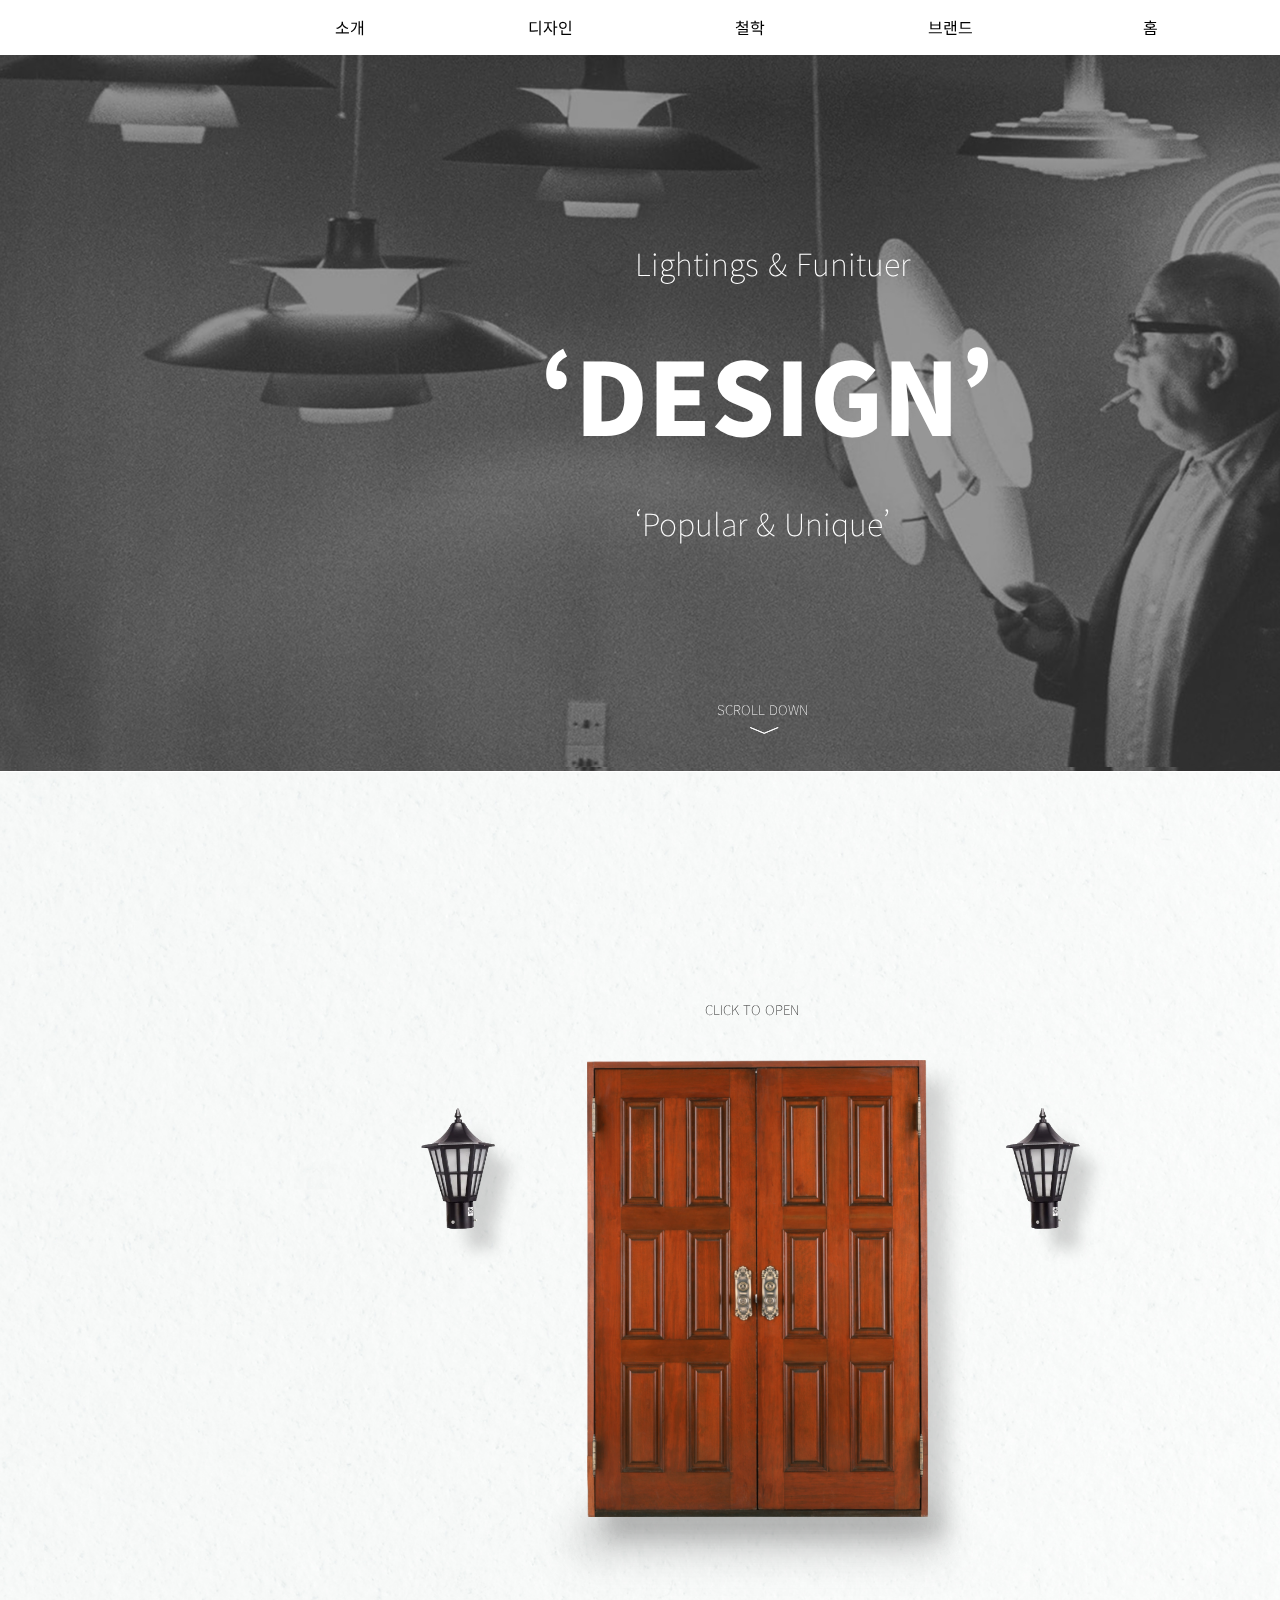
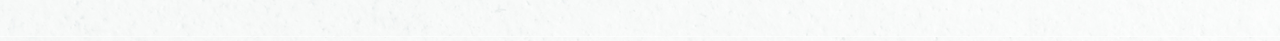
<file: design1.html>
<!DOCTYPE html>
<html lang="ko">
<head>
    <meta charset="UTF-8">
    <meta name="viewport" content="width=device-width, initial-scale=1.0">
    <link rel="preconnect" href="https://fonts.googleapis.com">
<link href="https://fonts.googleapis.com/css2?family=Noto+Sans+KR:wght@100;200;300;400;500;600;700;800;900&display=swap" rel="stylesheet">
<link href="https://unpkg.com/aos@2.3.1/dist/aos.css" rel="stylesheet">
<link rel="icon" href="img/POP.png" type="image/x-icon">
    <title>design</title>
    <link rel="stylesheet" href="design1.css">
</head>
</style>
<nav>
     
    <ul>
        <li><a href="intro.html">소개</a></li>
        <li><a href="design1.html">디자인</a></li>
        <li><a href="PHIOLOSOPHY1.html">철학</a></li>
        <li><a href="brand.html">브랜드</a></li>
        <li><a href="index.html">홈</a></li>
    </ul>
      
    
</nav>
<body>

<div class=""></div>
<div class="design_main"><img src="img/design_main.png"></div>
<div class="design_scroll"><img src="img/intro_scroll.png" alt=""></div>
<div class="design_under"><img src="img/design_under_pic.png" alt=""></div>
<a href="design2.html"><div class="door_closed"><img src="img/door_closed.png" alt=""></div></a>
<div class="door_lamp1"><img src="img/door_lamp1.png" alt=""></div>
<div class="menu_top_bar"><img src="img/menu_bar_top.png" alt=""></div>
<div class="menu_top_bar2"><img src="img/menu_bar_top.png" alt=""></div>



<div class="text1" data-aos="fade-down"data-aos-duration="300">Lightings & Funituer</div>
<div class="text2" data-aos="zoom-in"data-aos-duration="3000">‘DESIGN’</div> 
<div class="text3" data-aos="fade-up"data-aos-duration="300">‘Popular & Unique’</div>  
<div class="text4">SCROLL DOWN</div>   
<div class="text5">CLICK TO OPEN</div> 
<div class="menu_top_bar"><img src="img/menu_bar_top.png" alt=""></div>
      <div class="menu_top_bar2"><img src="img/menu_bar_top.png" alt=""></div>
</body>
<script src="https://unpkg.com/aos@2.3.1/dist/aos.js"></script>
<script>
    AOS.init();
  </script>
</html>
</file>
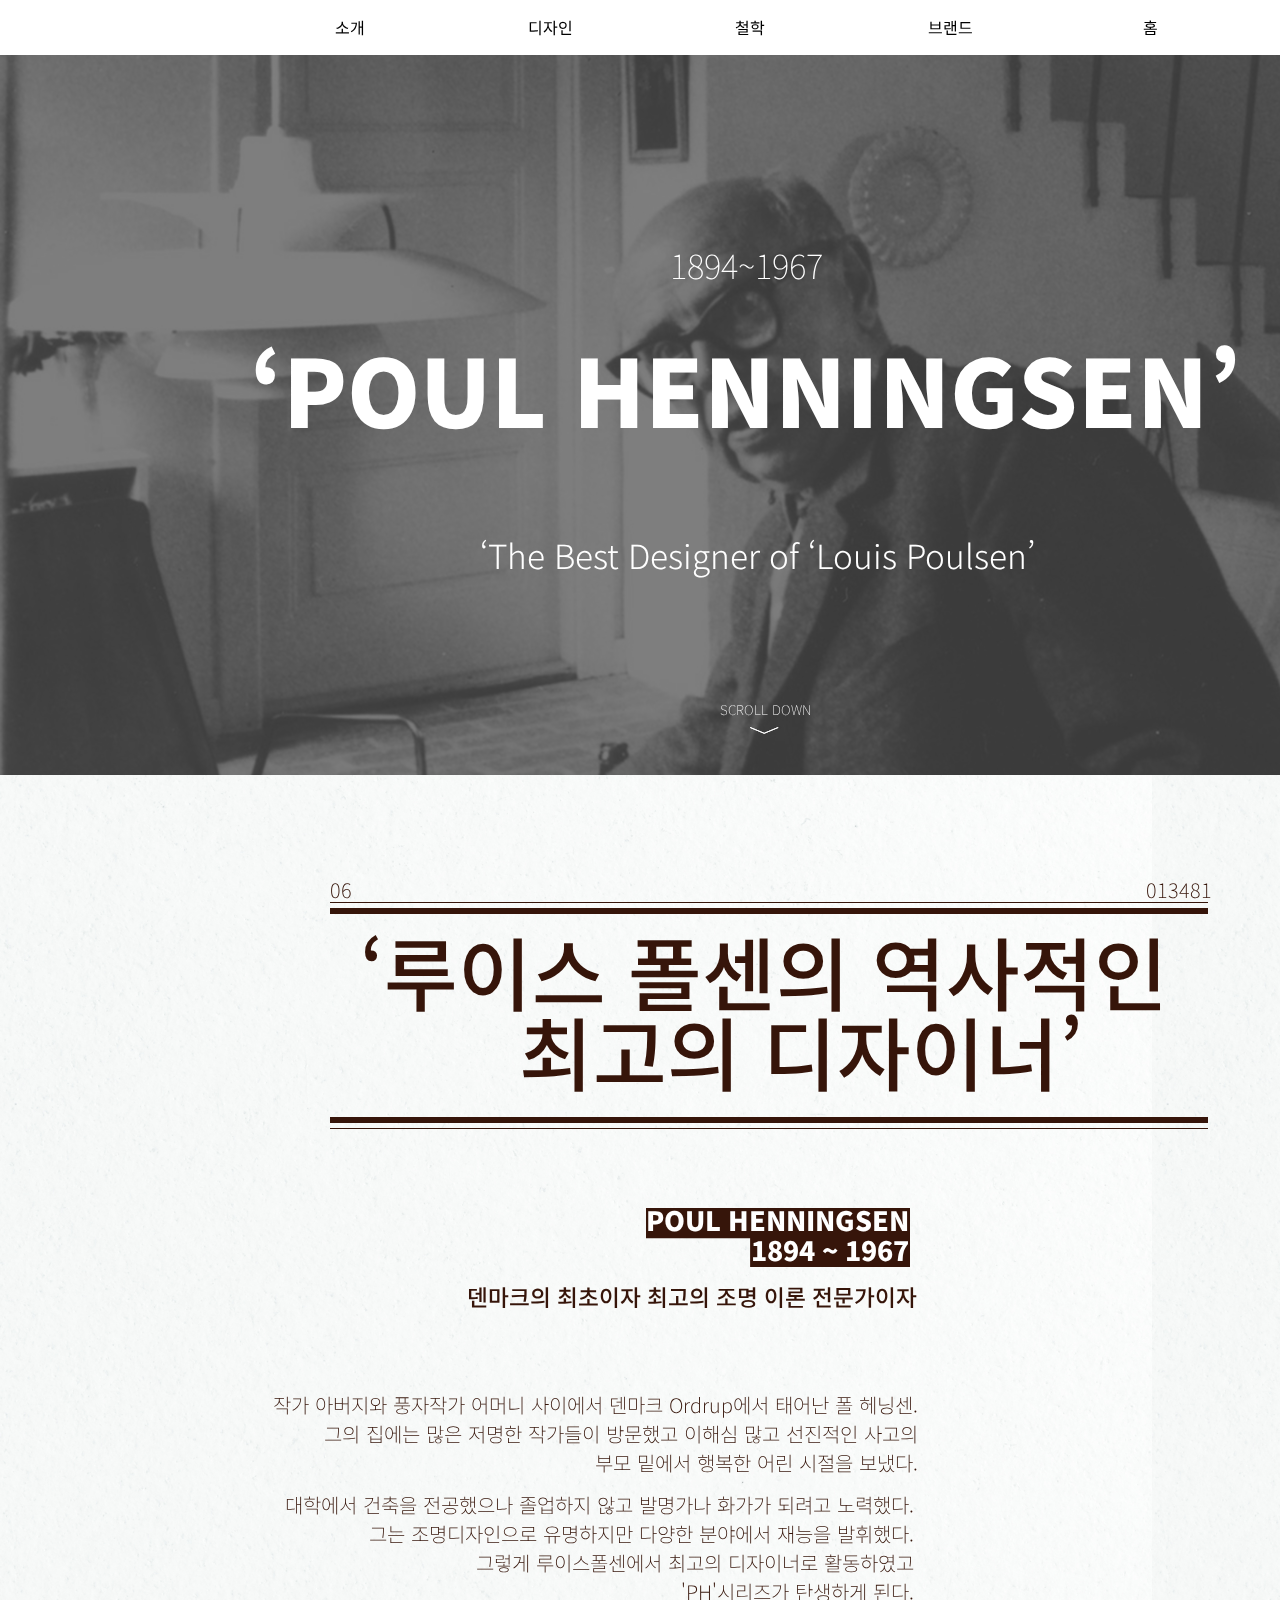
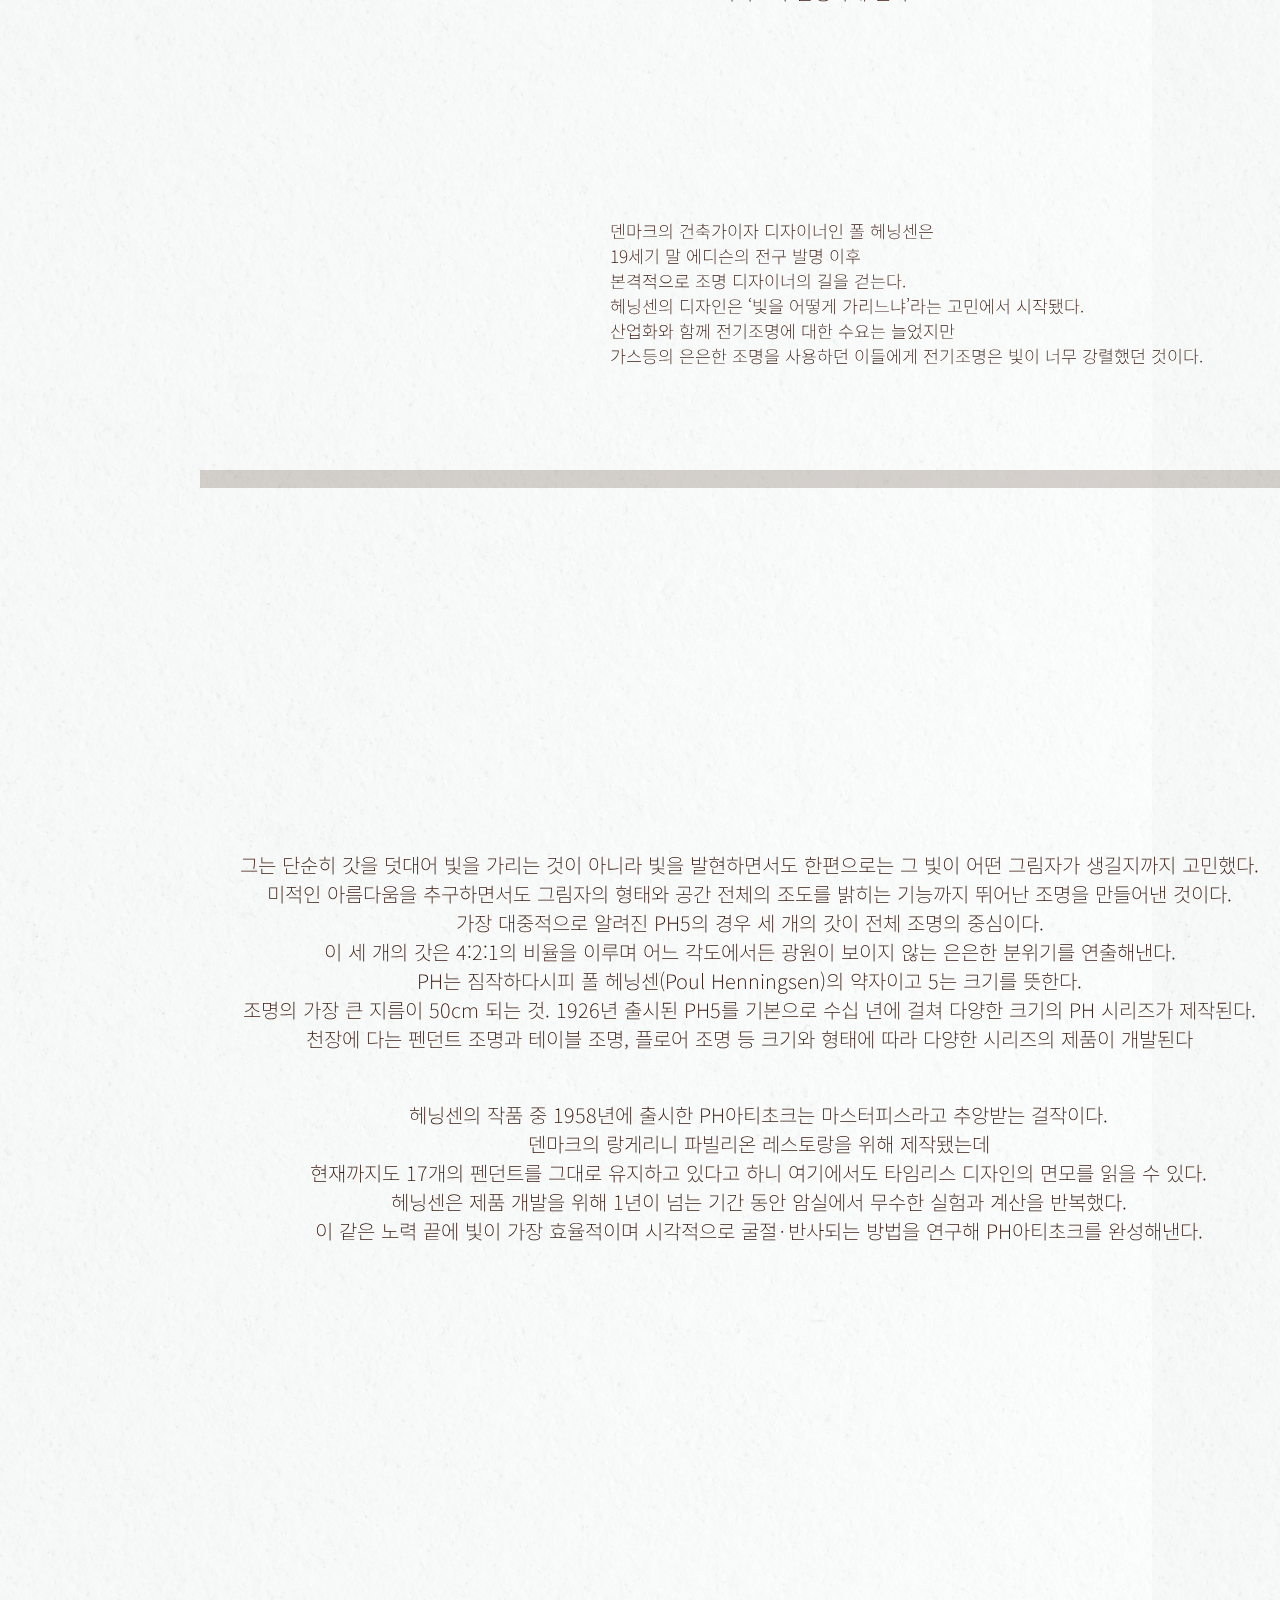
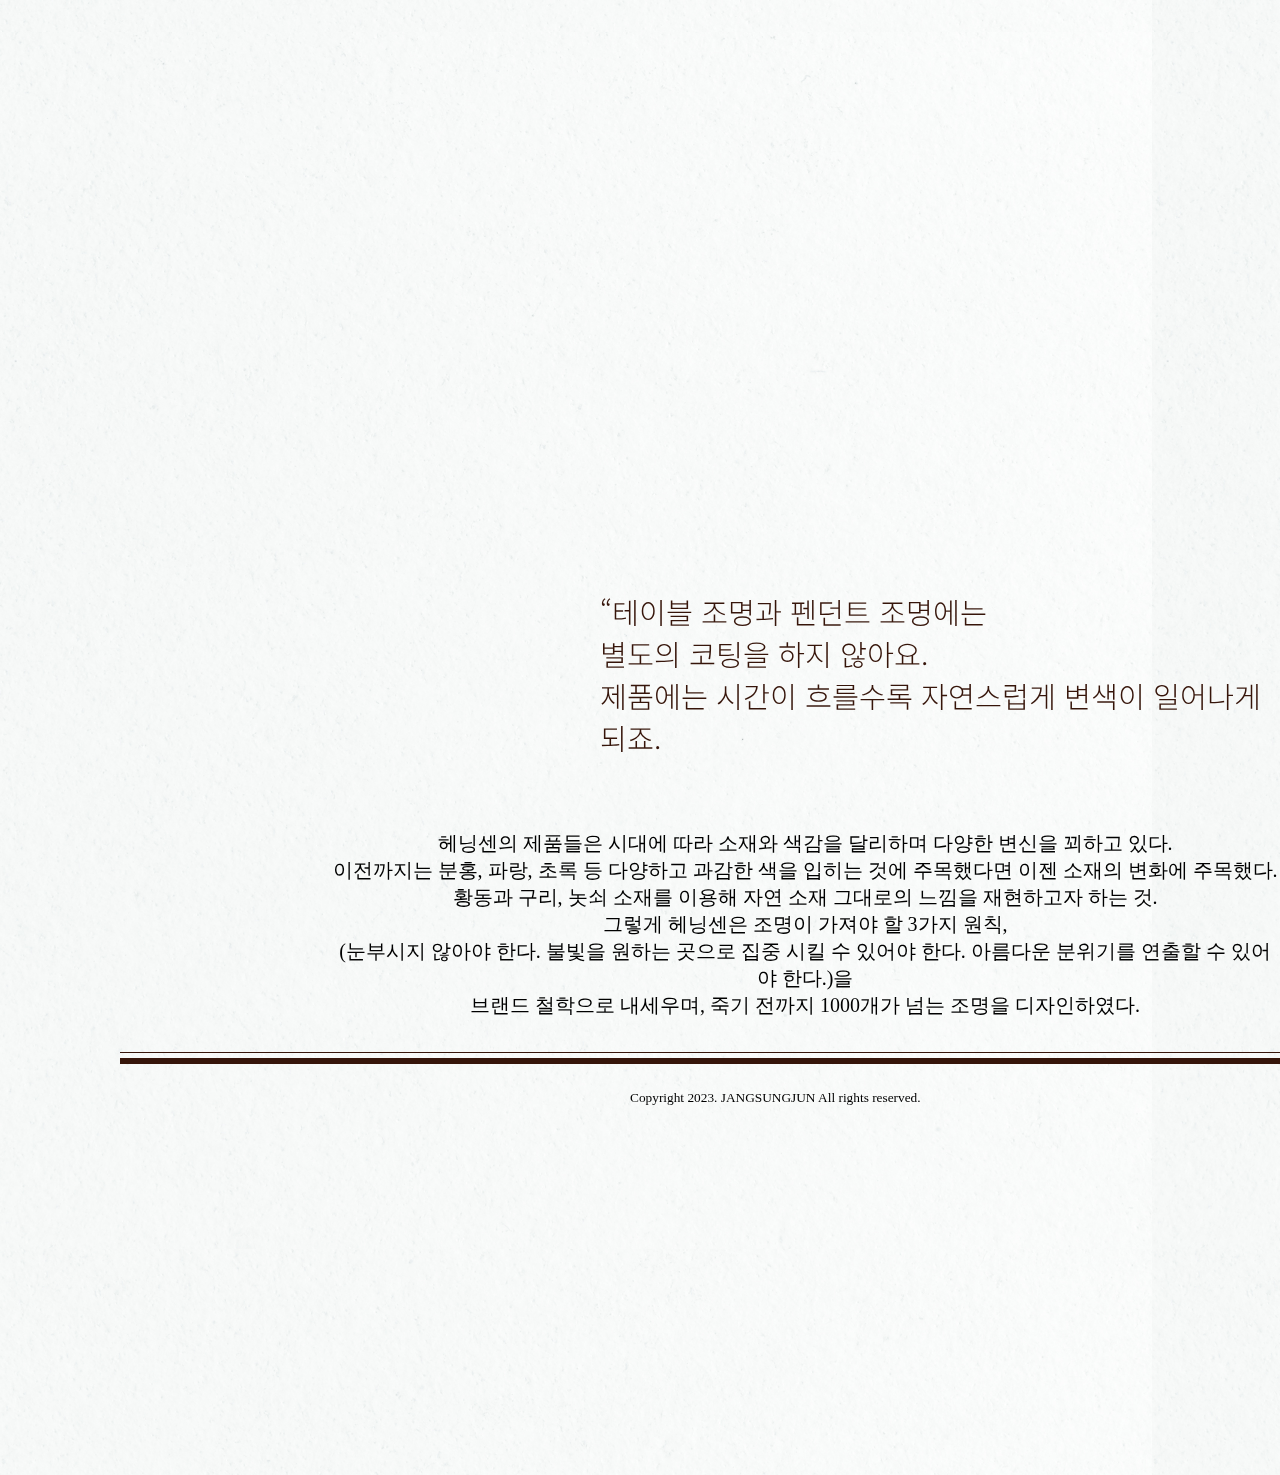
<file: intro.html>
<!DOCTYPE html>
<html lang="ko">
<head>
    <meta charset="UTF-8">
    <meta name="viewport" content="width=device-width, initial-scale=1.0">
    <link rel="preconnect" href="https://fonts.googleapis.com">
<link rel="preconnect" href="https://fonts.gstatic.com" crossorigin>
<link href="https://fonts.googleapis.com/css2?family=Noto+Sans+KR:wght@100;200;300;400;500;600;700;800;900&display=swap" rel="stylesheet">
<link href="https://unpkg.com/aos@2.3.1/dist/aos.css" rel="stylesheet">
<link rel="icon" href="img/POP.png" type="image/x-icon">
    <title>폴헤닝센</title>
    <link rel="stylesheet" href="2style.css">
</head>
 
    
      
</style>
<div class="wrap">
<nav>
     
  <ul>
     <li><a href="intro.html">소개</a></li>
     <li><a href="design1.html">디자인</a></li>
     <li><a href="PHIOLOSOPHY1.html">철학</a></li>
     <li><a href="brand.html">브랜드</a></li>
     <li><a href="기말.html">홈</a></li>
    </ul>
            
          
</nav>
<body>  

      <div class="main_page1"><img src="img/introduce_main.png" alt=""></div><div class="text1" data-aos="fade-down"data-aos-duration="300">1894~1967</div>
      <div class="text2" data-aos="zoom-in"data-aos-duration="3000">‘POUL HENNINGSEN’</div>
      
      <div class="text3" data-aos="fade-up"data-aos-duration="300">‘The Best Designer of ‘Louis Poulsen’</div>
      
      <div class="introduce_background"><img src="img/introduce_background.png" alt=""></div>
      <div class="intro_scroll"><img src="img/intro_scroll.png" alt=""></div>
      
      <div class="text4">SCROLL DOWN</div>
      <div class="text5">‘루이스 폴센의 역사적인<br>ㅤ최고의 디자이너’</div>
      <div class="top_line"><img src="img/top_line.png" alt=""></div>
      <div class="down_line"><img src="img/down_line.png" alt=""></div>
      <div class="downline2"><img src="img/downline2.png" alt=""></div>
      <div class="text6">06</div>
      <div class="text7">013481</div>
      
      <div class="text8">POUL HENNINGSEN<br>1894 ~ 1967</div>
      <div class="text9">덴마크의 최초이자 최고의 조명 이론 전문가이자</div>
      <div class="text10"data-aos="fade-up">‘루이스 폴센’의 디자이너</div>
      <div class="text11">작가 아버지와 풍자작가 어머니 사이에서 덴마크 Ordrup에서 태어난 폴 헤닝센.<br>
          그의 집에는 많은 저명한 작가들이 방문했고 이해심 많고 선진적인 사고의 <br>
          부모 밑에서 행복한 어린 시절을 보냈다.  
          </div>
      <div class="text12">대학에서 건축을 전공했으나 졸업하지 않고 발명가나 화가가 되려고 노력했다. <br>그는 조명디자인으로 유명하지만 
          다양한 분야에서 재능을 발휘했다.<br> 그렇게 루이스폴센에서 최고의 디자이너로 활동하였고<br>
         'PH'시리즈가 탄생하게 된다.</div>
      <div class="text13"data-aos="fade-down">“인간에게는 어둠과 빛이 모두 필요하다.”</div>
      <div class="text14">덴마크의 건축가이자 디자이너인 폴 헤닝센은 <br> 
      19세기 말 에디슨의 전구 발명 이후 <br> 
      
          본격적으로 조명 디자이너의 길을 걷는다. <br> 
          헤닝센의 디자인은 ‘빛을 어떻게 가리느냐’라는 고민에서 시작됐다. <br> 
          산업화와 함께 전기조명에 대한 수요는 늘었지만 <br> 
          가스등의 은은한 조명을 사용하던 이들에게 전기조명은 빛이 너무 강렬했던 것이다.</div>
      <div class="text15"data-aos="fade-down">‘PH 시리즈의 시작’</div>
          
          <div class="text16">그는 단순히 갓을 덧대어 빛을 가리는 것이 아니라 빛을 발현하면서도 한편으로는 그 빛이 어떤 그림자가 생길지까지 고민했다. <br>
      미적인 아름다움을 추구하면서도 그림자의 형태와 공간 전체의 조도를 밝히는 기능까지 뛰어난 조명을 만들어낸 것이다. <br>
      
          가장 대중적으로 알려진 PH5의 경우 세 개의 갓이 전체 조명의 중심이다. <br>
          이 세 개의 갓은 4:2:1의 비율을 이루며 어느 각도에서든 광원이 보이지 않는 은은한 분위기를 연출해낸다. <br>
          PH는 짐작하다시피 폴 헤닝센(Poul Henningsen)의 약자이고 5는 크기를 뜻한다. <br>
          조명의 가장 큰 지름이 50cm 되는 것. 1926년 출시된 PH5를 기본으로 수십 년에 걸쳐 다양한 크기의 PH 시리즈가 제작된다. <br>
          천장에 다는 펜던트 조명과 테이블 조명, 플로어 조명 등 크기와 형태에 따라 다양한 시리즈의 제품이 개발된다</div>
      <div class="text17">헤닝센의 작품 중 1958년에 출시한 PH아티초크는 마스터피스라고 추앙받는 걸작이다.<br>
          덴마크의 랑게리니 파빌리온 레스토랑을 위해 제작됐는데<br>
          
          현재까지도 17개의 펜던트를 그대로 유지하고 있다고 하니 여기에서도 타임리스 디자인의 면모를 읽을 수 있다. <br>
          헤닝센은 제품 개발을 위해 1년이 넘는 기간 동안 암실에서 무수한 실험과 계산을 반복했다.<br>
          이 같은 노력 끝에 빛이 가장 효율적이며 시각적으로 굴절·반사되는 방법을 연구해 PH아티초크를 완성해낸다.</div>
      <div class="text18"> “테이블 조명과 펜던트 조명에는<br>
          별도의 코팅을 하지 않아요. <br>
          제품에는 시간이 흐를수록 자연스럽게 변색이 일어나게 되죠. 
        </div>
        <div class="text19"data-aos="flip-up"> 그 이유가 빈티지적 가치를 발휘하기 때문이에요.”</div>
        <div class="text20">헤닝센의 제품들은 시대에 따라 소재와 색감을 달리하며 다양한 변신을 꾀하고 있다.<br>
          이전까지는 분홍, 파랑, 초록 등 다양하고 과감한 색을 입히는 것에 주목했다면 이젠 소재의 변화에 주목했다.<br>
          황동과 구리, 놋쇠 소재를 이용해 자연 소재 그대로의 느낌을 재현하고자 하는 것. <br>
          그렇게 헤닝센은 조명이 가져야 할 3가지 원칙, <br>
          (눈부시지 않아야 한다. 불빛을 원하는 곳으로 집중 시킬 수 있어야 한다. 아름다운 분위기를 연출할 수 있어야 한다.)을 <br>
          브랜드 철학으로 내세우며, 죽기 전까지 1000개가 넘는 조명을 디자인하였다.
          </div>
          <div class="text21">Copyright 2023. JANGSUNGJUN All rights reserved.</div>
      
      
      <div class="intro_pic1"data-aos="fade-left"><img src="img/introduce_pic1.png" alt=""></div>
      <div class="intro_text_cover1"><img src="img/intro_text_cover1.png" alt=""></div>
      <div class="intro_pic2"data-aos="fade-right"><img src="img/introduce_pic2.png" alt=""></div>
      <div class="intro_half_line"><img src="img/intro_half_line.png" alt=""></div>
      <div class="intro_pic3"data-aos="fade-up"
      data-aos-anchor-placement="center-bottom"><img src="img/introduce_pic3.png" alt=""></div>
      <div class="intro_pic4"data-aos="fade-right"><img src="img/introduce_pic4.png" alt=""></div>
      <div class="logo"data-aos="fade-down"><img src="img/louis logo.png" alt=""></div>
      <div class="menu_top_bar"><img src="img/menu_bar_top.png" alt=""></div>
      <div class="menu_top_bar2"><img src="img/menu_bar_top.png" alt=""></div>
      
      
</div>  
</div>           
      </body>
      <script src="https://unpkg.com/aos@2.3.1/dist/aos.js"></script>
      <script>
          AOS.init();
  </script>
</html>
</file>
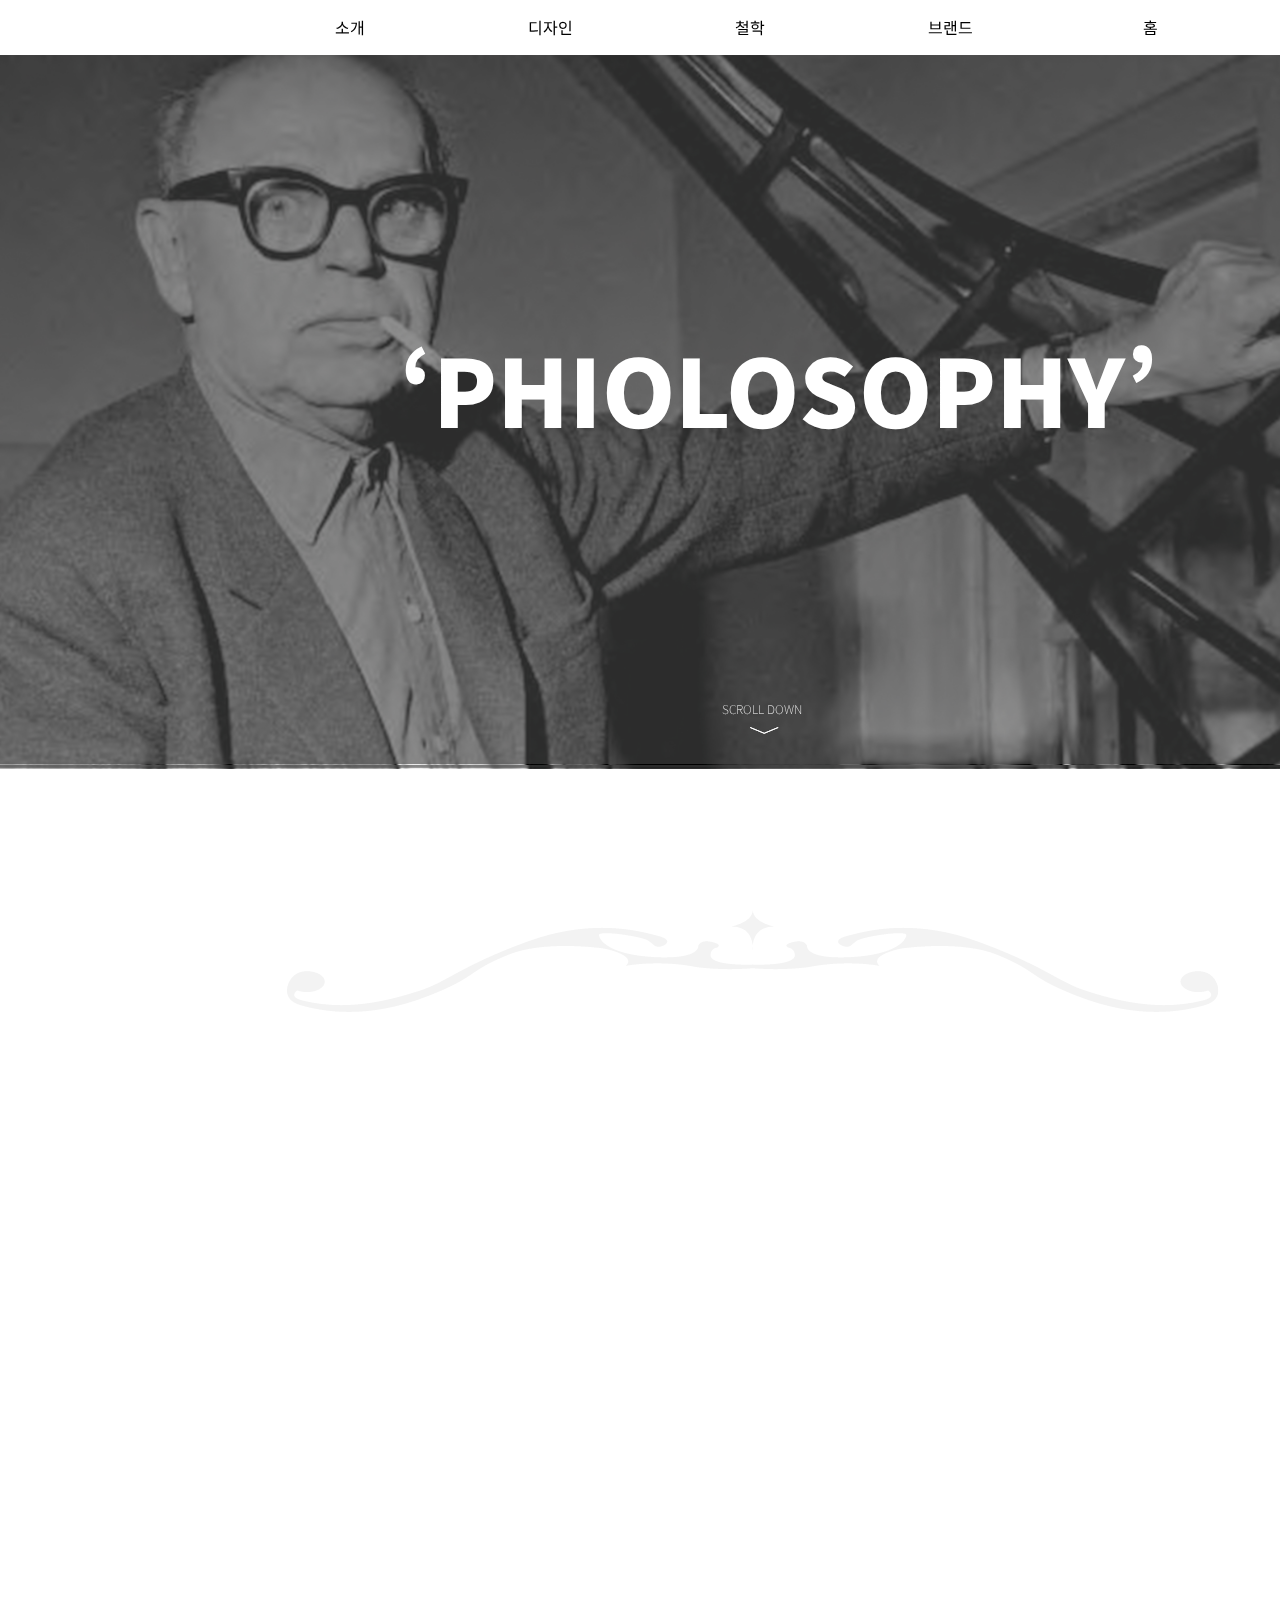
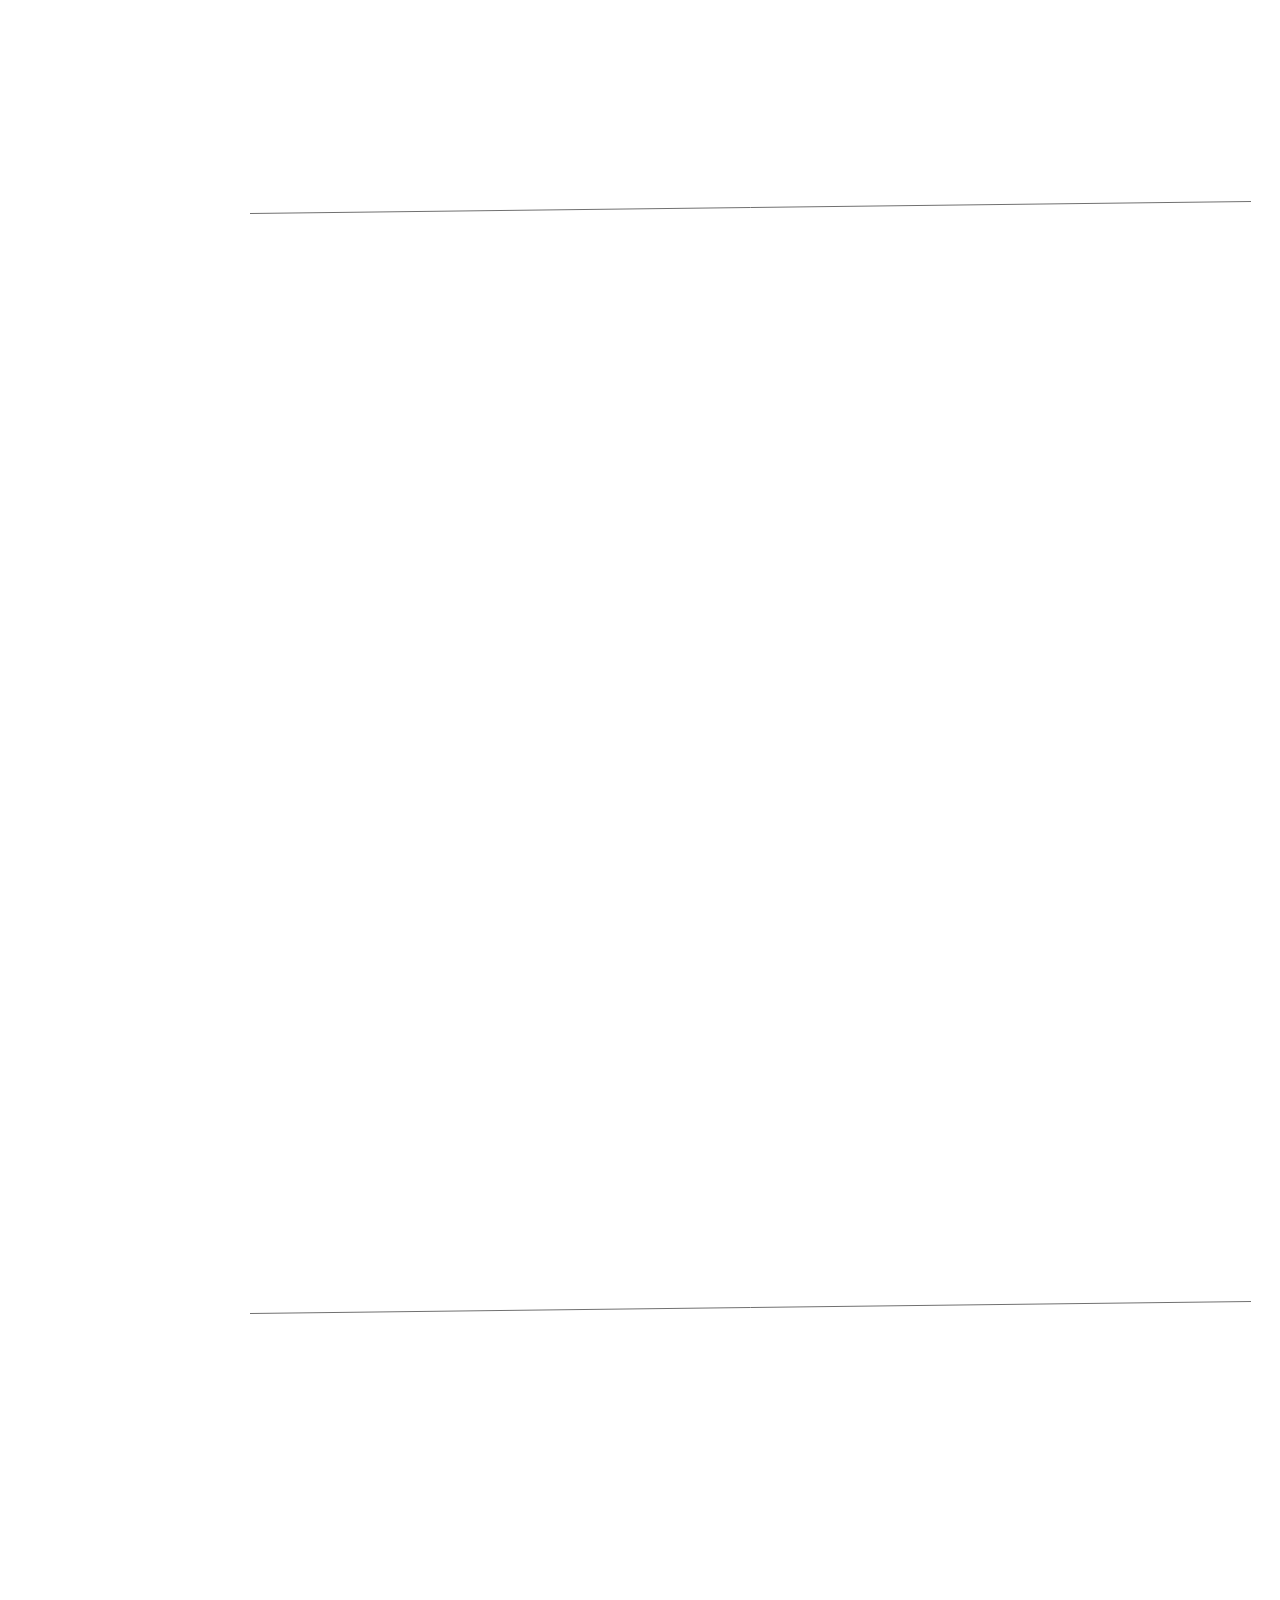
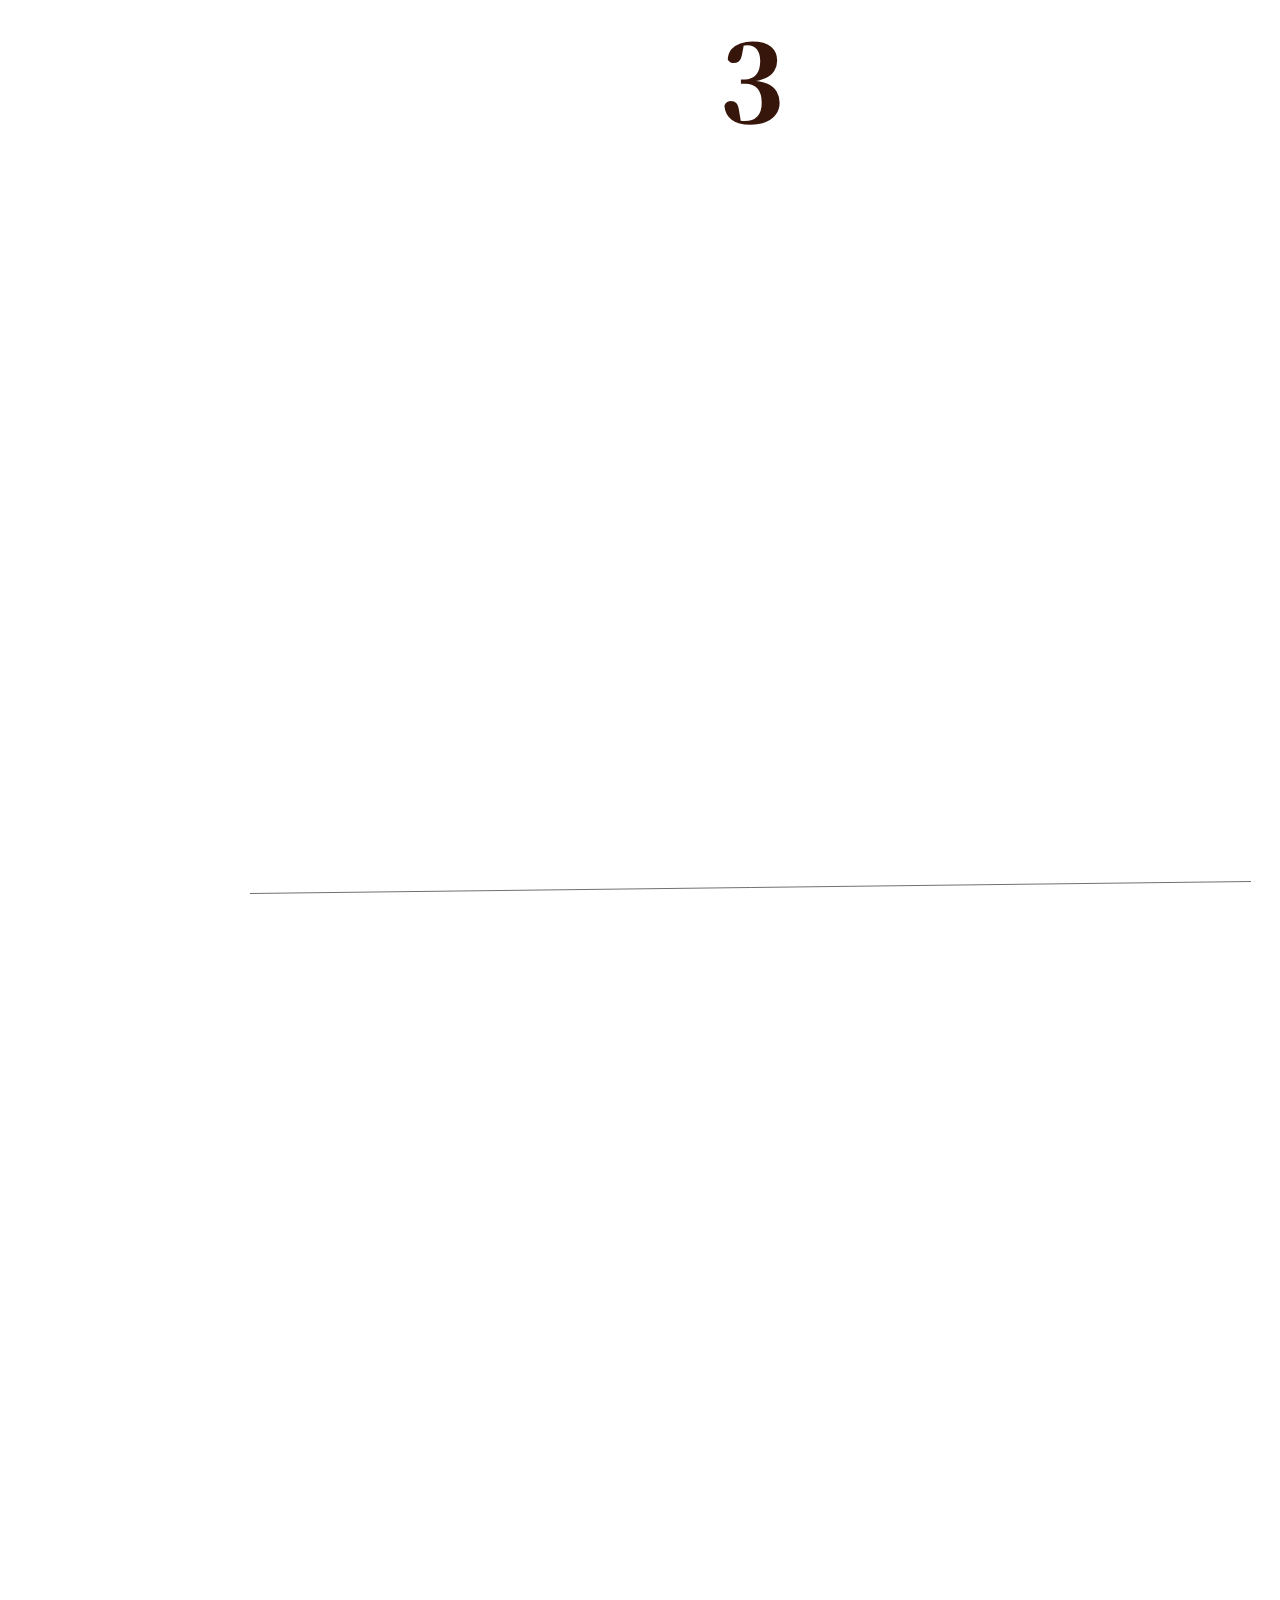
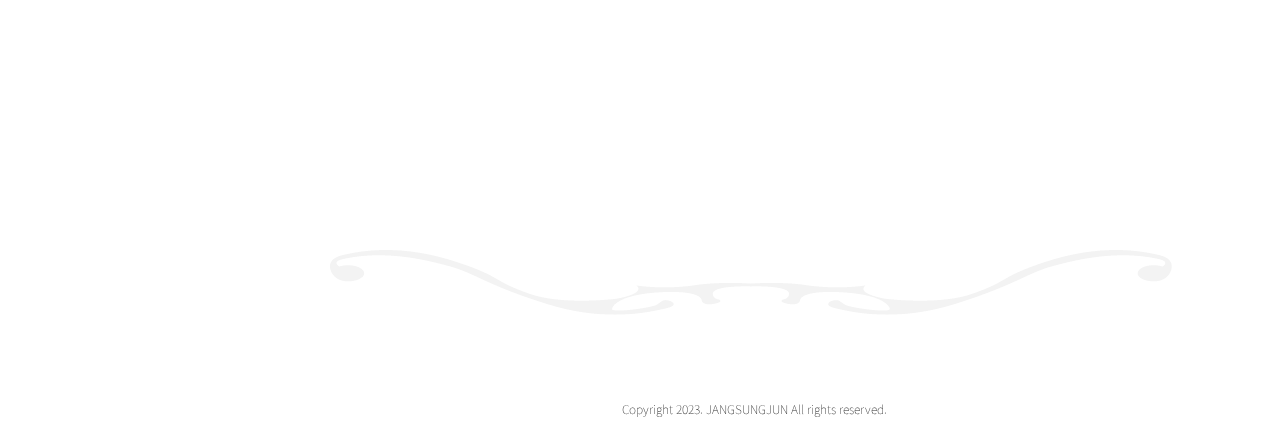
<file: PHIOLOSOPHY1.html>
<!DOCTYPE html>
<html lang="ko">
<head>
    <meta charset="UTF-8">
    <meta name="viewport" content="width=device-width, initial-scale=1.0">
    <link rel="preconnect" href="https://fonts.googleapis.com">
    <link rel="preconnect" href="https://noonnu.cc">
<link rel="preconnect" href="https://fonts.gstatic.com" crossorigin>
<link href="https://cdn.jsdelivr.net/gh/projectnoonnu/noonfonts_231029@1.1/Jeongnimsaji-R.woff2'">
<link href="https://fonts.googleapis.com/css2?family=Noto+Sans+KR:wght@100;200;300;400;500;600;700;800;900&display=swap" rel="stylesheet">
<link rel="preconnect" href="https://fonts.gstatic.com" crossorigin>
<link href="https://fonts.googleapis.com/css2?family=Noto+Serif+KR:wght@400;900&display=swap" rel="stylesheet">
<link href="https://unpkg.com/aos@2.3.1/dist/aos.css" rel="stylesheet">
<link rel="icon" href="img/POP.png" type="image/x-icon">
    <title>폴헤닝센</title>
    <link rel="stylesheet" href="PHIOLOSOPHY1.css">
</head>
 
    
      
</style>
<nav>
     
    <ul>
        <li><a href="intro.html">소개</a></li>
        <li><a href="design1.html">디자인</a></li>
        <li><a href="PHIOLOSOPHY1.html">철학</a></li>
        <li><a href="brand.html">브랜드</a></li>
        <li><a href="index.html">홈</a></li>
    </ul>
      
    
</nav>
<body>  

<div class="main"><img src="img/PHIOLOSOPHY_main.png" alt=""></div>
<div class="background"><img src="img/PHIOLOSOPHY_background.png" alt=""></div>
<div class="text1"data-aos="zoom-in"data-aos-duration="3000">‘PHIOLOSOPHY’</div>
<div class="text2">SCROLL DOWN</div>
<div class="top"><img src="img/phiolosophy_top_object.png" alt=""></div>
<div class="bottom"><img src="img/phiolosophy_bottom_object.png" alt=""></div>

<div class="num1"data-aos="fade-down"
data-aos-easing="linear"
data-aos-duration="500">1</div>
<div class="word1"data-aos="flip-up">"인간에게는 어둠과 빛이 모두 필요하다."</div>
<div class="word1pic"data-aos="flip-up"><img src="img/phiolosophy_object1.png" alt=""></div>

<div class="scroll_down"><img src="img/intro_scroll.png" alt=""></div>

<div class="split_line1"><img src="img/phiolosophy_split_line.png" alt=""></div>
<div class="split_line2"><img src="img/phiolosophy_split_line.png" alt=""></div>
<div class="split_line3"><img src="img/phiolosophy_split_line.png" alt=""></div>


<div class="num2"data-aos="fade-down"
data-aos-easing="linear"
data-aos-duration="500">2</div>
<div class="word2"data-aos="flip-up">“나의 목적은 조명을 더 명확하고,<br> 
    더 경제적이고, <br> 
    더 아름답게 하려고 과학적으로 일하는 것이다.”</div>
<div class="word2pic"data-aos="flip-up"><img src="img/phiolosophy_object2.png" alt=""></div>

<div class="num3">3</div>
<div class="word3"data-aos="flip-up">“테이블 조명과 펜던트 조명에는 별도의 코팅을 하지 않아요.<br> 
    제품에는 시간이 흐를수록 자연스럽게 변색이 일어나게 되죠.<br> 
    그 이유가 빈티지적 가치를 발휘하기 때문이에요.”</div>
<div class="word3pic"data-aos="flip-up"><img src="img/phiolosophy_object3.png"></div>

<div class="num4"data-aos="fade-down"
data-aos-easing="linear"
data-aos-duration="500">4</div>
<div class="word4"data-aos="flip-up">“화려하고 현대적이며 아방가르드한”</div>
<div class="copyright">Copyright 2023. JANGSUNGJUN All rights reserved.</div>
<div class="word4pic"data-aos="flip-up"><img src="img/phiolosophy_object4.png"></div>
<div class="menu_top_bar"><img src="img/menu_bar_top.png" alt=""></div>
<div class="menu_top_bar2"><img src="img/menu_bar_top.png" alt=""></div>
</body>
<script src="https://unpkg.com/aos@2.3.1/dist/aos.js"></script>
<script>
    AOS.init();
  </script>
</html>
</file>
<file: design1.css>
*{
    margin: 0;
    padding: 0;
    text-decoration: none;
    list-style-type: none;}
 alink{color: #000000;}
 avisited{color: #000000;}
 a:hover{color: #ffffff;}
 a:active{color: #ffffff;}
 
     
 .nav{
     background-color: rgb(255, 255, 255);
     display: flex;
     justify-content: space-between;
     z-index: 99;
     }
 .menu{}
 .menu a{
     display: block;
     width: 20vw;
     height:20px;
     background-color: rgb(255, 255, 255);
     color: rgb(0, 0, 0);
     padding: 5px 0px;
     font-size: 15pt;
     text-decoration: none;
     text-transform: uppercase;
     text-align: center;
     margin-bottom: 1px;
     padding-top: 40px;
     
 }
 .menu a:hover{
     background-color: #E3AA2A;
     color: white;}   

.design_main{
     position: fixed;
     top: 55px;
     left: 50%;
     transform: translateX(-50%);
     z-index: 1;
     background-image: url(img/design_main.png);
     background-size: cover;
     width: 100%;
}
.design_scroll{
    position: absolute;
    position: fixed;
    padding-left: 750px;
    top: 720px;
    z-index: 4;
}
.design_under{
    position: absolute;
     top: 772px;
     z-index: 4;
     background-image: url(img/design_under_pic.png);
}
.door_closed{
    position: absolute;
     top: 1050px;
     left: 500px;
     z-index: 6;
     
}
.door_lamp1{
    position: absolute;
     top: 1100px;
     left: 387px;
     z-index: 5;
}









.text1{
    text-align: center;
    position: absolute;
    z-index: 3;
    font-size: 23pt;
    top: 240px;
    color: white;
    font-family: 'Noto Sans KR', sans-serif;
    font-weight: 100;
    left: 635px;
    position: absolute;
    position: fixed;
}
.text2{
    text-align: center;
    position: absolute;
    z-index: 3;
    font-size: 75pt;
    top: 320px;
    color: white;
    font-family: 'Noto Sans KR', sans-serif;
    font-weight: 900;
    left: 540px;
    position: absolute;
    position: fixed;
}
.text3{
    text-align: center;
    position: absolute;
    z-index: 3;
    font-size: 23pt;
    top: 500px;
    color: white;
    font-family: 'Noto Sans KR', sans-serif;
    font-weight: 100;
    left: 635px;
    position: absolute;
    position: fixed;
}
.text4{
    z-index: 4;
    text-align: center;
    font-size: 10pt;
    top: 700px;
    color: white;
    font-family: 'Noto Sans KR', sans-serif;
    font-weight: 100;
    left: 717px;
    position: absolute;
    position: fixed;
}


.text5{
    z-index: 6;
    text-align: center;
    font-size: 10pt;
    top: 1000px;
    color: rgb(34, 34, 34);
    font-family: 'Noto Sans KR', sans-serif;
    font-weight: 100;
    left: 705px;
    position: absolute;
  
}










.menu_top_bar{
    position: absolute;
    left: 0px;
    top: -1px;
    z-index:99;
    position: fixed;

}  
.menu_top_bar2{
    position: absolute;
    left:0px;
    top: -150px;
    z-index:99;
    position: fixed;
background-color: #ffffff;
} 

















nav{
    background-color: white;
    height: 55px;
    display: flex;
    justify-content: center;
    position: absolute;
    position: fixed;
    z-index: 97;
    left: 0px;
    width: 1920px;
}
nav ul{
    width: 900px;
    height: 100px;
    display: flex;
    justify-content: space-between;
    z-index: 98;
    
}
nav ul li{
    position: relative;
    width: 100px;
    padding-top: 0px;
    display: flex;
    justify-content: space-between;
    left: -210px;
    
}
nav ul li a{
    color: #000000;
    font-family: 'Noto Sans KR', sans-serif;
    font-weight: 400;
    padding-top: 15px;
    height: 30px;
    width: 216px;
    text-align: center;
}
nav ul li a:hover{
    background-color: #E3AA2A;
    height: 40px;
    
 
}
</file>
<file: 2style.css>
*{
    margin: 0;
    padding: 0;
    text-decoration: none;
    list-style-type: none;}
 alink{color: #000000;}
 avisited{color: #000000;}
 a:hover{color: #ffffff;}
 a:active{color: #ffffff;}
 
 
 
     
 .nav{
     background-color: rgb(255, 255, 255);
     display: flex;
     justify-content: space-between;
     z-index: 99;
     }
 .menu{}
 .menu a{
     display: block;
     width: 20vw;
     height:20px;
     background-color: rgb(255, 255, 255);
     color: rgb(0, 0, 0);
     padding: 5px 0px;
     font-size: 15pt;
     text-decoration: none;
     text-transform: uppercase;
     text-align: center;
     margin-bottom: 1px;
     padding-top: 40px;
     ;
 }
 .menu a:hover{
     background-color: #E3AA2A;
     color: white;}   
.wrap{
    position: relative;
    width: 100vw;
    justify-content: center;
    background-color: aqua;
}
 .text1{
        text-align: center;
        position: absolute;
        z-index: 3;
        font-size: 25pt;
        top: 240px;
        color: white;
        font-family: 'Noto Sans KR', sans-serif;
        font-weight: 100;
        left: 670px;
        position: absolute;
        position: fixed;
    }
.text2{
        text-align: center;
        position: absolute;
        z-index: 3;
        font-size: 70pt;
        top: 320px;
        color: white;
        font-family: 'Noto Sans KR', sans-serif;
        font-weight: 900;
        left: 250px;
        position: absolute;
        position: fixed;
    }
.text3{
        text-align: center;
        position: absolute;
        z-index: 3;
        font-size: 25pt;
        top: 530px;
        color: white;
        font-family: 'Noto Sans KR', sans-serif;
        font-weight: 300;
        left: 480px;
        position: absolute;
        position: fixed;
}
.text4{
     z-index: 3;
     text-align: center;
     font-size: 10pt;
     top: 700px;
     color: white;
     font-family: 'Noto Sans KR', sans-serif;
     font-weight: 100;
     left: 720px;
     position: absolute;
     position: fixed;
 }
 .text5{
    z-index: 6;
     text-align: center;
     font-size: 60pt;
     top: 930px;
     color: #36150A;
     font-family: 'Noto Sans KR', sans-serif;
     font-weight: 500;
     position: absolute;
     line-height: 80px;
     left: 360px;
 }
 .text6{
    z-index: 6;
     text-align: center;
     font-size: 15pt;
     top: 850px;
     color: #36150A;
     font-family: 'Noto Sans KR', sans-serif;
     font-weight: 200;
     position: absolute;
     line-height: 80px;
     left: 330px;}
.text7{
        z-index: 6;
         text-align: center;
         font-size: 15pt;
         top: 850px;
         color: #36150A;
         font-family: 'Noto Sans KR', sans-serif;
         font-weight: 200;
         position: absolute;
         line-height: 80px;
         left: 1146px;}
.text8{
         z-index: 7;
         text-align: right;
         font-size: 20pt;
         top: 1205px;
         color: #ffffff;
         font-family: 'Noto Sans KR', sans-serif;
         font-weight: 900;
         position: absolute;
         line-height: 30px;
         left: 646px;
        }
 .text9{
         z-index: 6;
         text-align: right;
         font-size: 17pt;
         top: 1280px;
         color: #36150A;
         font-family: 'Noto Sans KR', sans-serif;
         font-weight: 500;
         position: absolute;
         
         left: 467px;
           }
 .text10{
         z-index: 6;
         text-align: right;
         font-size: 32pt;
         top: 1300px;
         color: #36150A;
         font-family: 'Noto Sans KR', sans-serif;
         font-weight: 700;
         position: absolute;
         left: 473px;
           }
 .text11{
         z-index: 6;
         text-align: right;
         font-size: 15pt;
         top: 1390px;
         color: #36150A;
         font-family: 'Noto Sans KR', sans-serif;
         font-weight: 200;
         position: absolute;
         left: 273px;
           }
 .text12{
         z-index: 6;
         text-align: right;
         font-size: 15pt;
         top: 1490px;
         color: #36150A;
         font-family: 'Noto Sans KR', sans-serif;
         font-weight: 200;
         position: absolute;
         left: 285px;
           }
 .text13{
         z-index: 6;
         text-align: right;
         font-size: 18pt;
         top: 1760px;
         color: #36150A;
         font-family: 'Noto Sans KR', sans-serif;
         font-weight: 700;
         position: absolute;
         left: 600px;
           }
 .text14{
         z-index: 6;
         text-align: left;
         font-size:13pt;
         top: 1818px;
         color: #36150A;
         font-family: 'Noto Sans KR', sans-serif;
         font-weight: 200;
         position: absolute;
         left: 610px;
           }
 .text15{
         z-index: 6;
         text-align: left;
         font-size:40pt;
         top: 2300px;
         color: #36150A;
         font-family: 'Noto Sans KR', sans-serif;
         font-weight: 900;
         position: absolute;
         left: 440px;
         letter-spacing: 20px;
         
           }
 .text16{
         z-index: 6;
         text-align: center;
         font-size:15pt;
         top: 2450px;
         color: #36150A;
         font-family: 'Noto Sans KR', sans-serif;
         font-weight: 200;
         position: absolute;
         left: 240px;
           }
.text17{
         z-index: 6;
         text-align: center;
         font-size:15pt;
         top: 2700px;
         color: #36150A;
         font-family: 'Noto Sans KR', sans-serif;
         font-weight: 200;
         font-weight: 200;
         position: absolute;
         left: 310px
}
.text18{
         z-index: 6;
         text-align: left;
         font-size:22pt;
         top: 3790px;
         color: #36150A;
         font-family: 'Noto Sans KR', sans-serif;
          font-weight: 300;
          position: absolute;
          left: 600px}  
.text19{z-index: 6;
        text-align: center;
        font-size: 35pt;
        top: 3950px;
        position: absolute;
        left: 330px;
        font-weight: 900;
}
.text20{z-index: 6;
        text-align: center;
        font-size: 15pt;
        top: 4030px;
        position: absolute;
        left: 330px;
        font-weight: 300;
}
.text21{z-index: 6;
        text-align: center;
        font-size: 10pt;
        top: 4290px;
        position: absolute;
        left: 630px;
        font-weight: 300;
}
 

           
 .top_line{
     position: absolute;
     left: 330px;
     top: 900px;
     z-index: 6;
 }
 .down_line{
    position: absolute;
    left: 330px;
    top: 1115px;
    z-index: 6;
 }
 
 .intro_text_cover1{
    position: absolute;
    left: 646px;
    top: 1208px;
    z-index: 6;
 }
 .intro_pic2{
    position: absolute;
    left: 260px;
    top: 1750px;
    z-index: 6;
 }
 .intro_half_line{
    position: absolute;
    left: 200px;
    top: 2070px;
    z-index: 6;
 }
 .intro_pic3{
    position: absolute;
    left: 80px;
    top: 2250px;
    z-index: 6;
 }
 .intro_pic4{
    position: absolute;
    left: 220px;
    top: 3500px;
    z-index: 6;
 }
 .logo{
    position: absolute;
    left: 590px;
    top: 3430px;
    z-index: 6;
 }
.downline2{
    position: absolute;
    left: 120px;
    top: 4250px;
    z-index: 6;
 }
    
        
.main_page1{position: fixed;
     top: 55px;
     left: 50%;
     transform: translateX(-50%);
     z-index: 1;
     background-image: url(img/introduce_main.png);
     background-size: cover;
     width: 100%;
     
 }
 .SIGNATURE{position: absolute;
     padding-left: 20px;
     padding-top: 5px;
     
 }
 .introduce_background{
     position: absolute;
     width: 100%;
     height: 3900px;
     top: 775px;
     z-index: 6;
     background-image: url(img/introduce_background.png);
     
     
 }
 .intro_scroll{
     position: absolute;
     position: fixed;
     padding-left: 750px;
     top: 720px;
     z-index: 3;
 }
 .intro_pic1{
     position: absolute;
     left: 930px;
     top: 1190px;
     z-index: 6;

 }    
 .menu_top_bar{
    position: absolute;
    left: 0px;
    top: -1px;
    z-index:99;
    position: fixed;

}  
.menu_top_bar2{
    position: absolute;
    left:0px;
    top: -150px;
    z-index:99;
    position: fixed;
background-color: #ffffff;
} 

















nav{
    background-color: white;
    height: 55px;
    display: flex;
    justify-content: center;
    position: absolute;
    position: fixed;
    z-index: 97;
    left: 0px;
    width: 1920px;
}
nav ul{
    width: 900px;
    height: 100px;
    display: flex;
    justify-content: space-between;
    z-index: 98;
    
}
nav ul li{
    position: relative;
    width: 100px;
    padding-top: 0px;
    display: flex;
    justify-content: space-between;
    left: -210px;
    
}
nav ul li a{
    color: #000000;
    font-family: 'Noto Sans KR', sans-serif;
    font-weight: 400;
    padding-top: 15px;
    height: 30px;
    width: 216px;
    text-align: center;
}
nav ul li a:hover{
    background-color: #E3AA2A;
    height: 40px;
    
 
}
</file>
<file: PHIOLOSOPHY1.css>
*{
    margin: 0;
    padding: 0;
    text-decoration: none;
    list-style-type: none;}
 alink{color: #000000;}
 avisited{color: #000000;}
 a:hover{color: #ffffff;}
 a:active{color: #ffffff;}
 
 
 
     
 .nav{
     background-color: rgb(255, 255, 255);
     display: flex;
     justify-content: space-between;
     z-index: 99;
     }
 .menu{}
 .menu a{
     display: block;
     width: 20vw;
     height:20px;
     background-color: rgb(255, 255, 255);
     color: rgb(0, 0, 0);
     padding: 5px 0px;
     font-size: 15pt;
     text-decoration: none;
     text-transform: uppercase;
     text-align: center;
     margin-bottom: 1px;
     padding-top: 40px;
     ;
 }
 .menu a:hover{
     background-color: #E3AA2A;
     color: white;}   

 
 
 .main{
     position: absolute;
     width: 100%;
     z-index: 1;
     background-image: url(img/PHIOLOSOPHY_main.png);
     top: 55px;
     left: 50%;
     transform: translateX(-50%);
     background-size: cover;  
     position: fixed;
 }
 .background{
    position: absolute;
    width: 100%;
    height: 4384px;
    top: 775px;
    z-index: 6;
    background-image: url(img/PHIOLOSOPHY_background.png);  
}
 .text1{
    text-align: center;
    position: absolute;
    z-index: 3;
    font-size: 70pt;
    top: 320px;
    color: white;
    font-family: 'Noto Sans KR', sans-serif;
    font-weight: 900;
    left: 400px;
    position: absolute;
    position: fixed;
 }    
 .text2{
    text-align: center;
    position: absolute;
    z-index: 3;
    font-size: 9pt;
    top: 700px;
    color: white;
    font-family: 'Noto Sans KR', sans-serif;
    font-weight: 100;
    left: 722px;
    position: absolute;
    position: fixed;
}
.copyright{
    text-align: center;
    position: absolute;
    z-index: 7;
    font-size: 9pt;
    top: 5200px;
    color: rgb(42, 42, 42);
    font-family: 'Noto Sans KR', sans-serif;
    font-weight: 100;
    left: 622px;
    position: absolute;
}
.top{
    position: absolute;
    top: 910px;
    left: 287px;
    z-index: 6;
}
.bottom{
    position: absolute;
    top: 5050px;
    left: 330px;
    z-index: 6;
}
.num1{
    z-index: 6;
    text-align: center;
    font-size:80pt;
    top: 1100px;
    color: #36150A;
    font-family:'Noto Serif KR', serif;
    font-weight: 900;
    position: absolute;
    left: 730px;
}
.word1{
    z-index: 6;
    text-align: center;
    font-size:30pt;
    top: 1300px;
    color: #36150A;
    font-family:'Noto Serif KR', serif;
    font-weight: 400;
    position: absolute;
    left: 420px;
}
.word1pic{
    position: absolute;
    top: 1430px;
    left: 630px;
    z-index: 6;
}
.split_line1{
    position: absolute;
    top: 1800px;
    left: 250px;
    z-index: 6;
}
.split_line2{
    position: absolute;
    top: 2900px;
    left: 250px;
    z-index: 6;
}
.split_line3{
    position: absolute;
    top: 4080px;
    left: 250px;
    z-index: 6;
}



.num2{
    z-index: 6;
    text-align: center;
    font-size:80pt;
    top: 2050px;
    color: #36150A;
    font-family:'Noto Serif KR', serif;
    font-weight: 900;
    position: absolute;
    left: 720px;
}
.word2{
    z-index: 6;
    text-align: center;
    font-size:30pt;
    top: 2250px;
    color: #36150A;
    font-family:'Noto Serif KR', serif;
    font-weight: 400;
    position: absolute;
    left: 360px;
}
.word2pic{
    position: absolute;
    top: 2400px;
    left: 590px;
    z-index: 6;
}

.num3{
    z-index: 6;
    text-align: center;
    font-size:80pt;
    top: 3200px;
    color: #36150A;
    font-family:'Noto Serif KR', serif;
    font-weight: 900;
    position: absolute;
    left: 720px;
}
.word3{
    z-index: 6;
    text-align: center;
    font-size:30pt;
    top: 3400px;
    color: #36150A;
    font-family:'Noto Serif KR', serif;
    font-weight: 400;
    position: absolute;
    left: 250px;
}
.word3pic{
    position: absolute;
    top: 3650px;
    left: 645px;
    z-index: 6;
}

.num4{
    z-index: 6;
    text-align: center;
    font-size:80pt;
    top: 4425px;
    color: #36150A;
    font-family:'Noto Serif KR', serif;
    font-weight: 900;
    position: absolute;
    left: 720px;
}
.word4{
    z-index: 6;
    text-align: center;
    font-size:30pt;
    top: 4650px;
    color: #36150A;
    font-family:'Noto Serif KR', serif;
    font-weight: 400;
    position: absolute;
    left: 440px;
}
.word4pic{
    position: absolute;
    top: 4750px;
    left: 595px;
    z-index: 6;
}





.scroll_down{
    position: absolute;
    position: fixed;
    padding-left: 750px;
    top: 720px;
    z-index: 3;
}
.menu_top_bar{
    position: absolute;
    left: 0px;
    top: -1px;
    z-index:99;
    position: fixed;

}  
.menu_top_bar2{
    position: absolute;
    left:0px;
    top: -150px;
    z-index:99;
    position: fixed;
background-color: #ffffff;
} 

















nav{
    background-color: white;
    height: 55px;
    display: flex;
    justify-content: center;
    position: absolute;
    position: fixed;
    z-index: 97;
    left: 0px;
    width: 1920px;
}
nav ul{
    width: 900px;
    height: 100px;
    display: flex;
    justify-content: space-between;
    z-index: 98;
    
}
nav ul li{
    position: relative;
    width: 100px;
    padding-top: 0px;
    display: flex;
    justify-content: space-between;
    left: -210px;
    
}
nav ul li a{
    color: #000000;
    font-family: 'Noto Sans KR', sans-serif;
    font-weight: 400;
    padding-top: 15px;
    height: 30px;
    width: 216px;
    text-align: center;
}
nav ul li a:hover{
    background-color: #E3AA2A;
    height: 40px;
    
 
}
</file>
